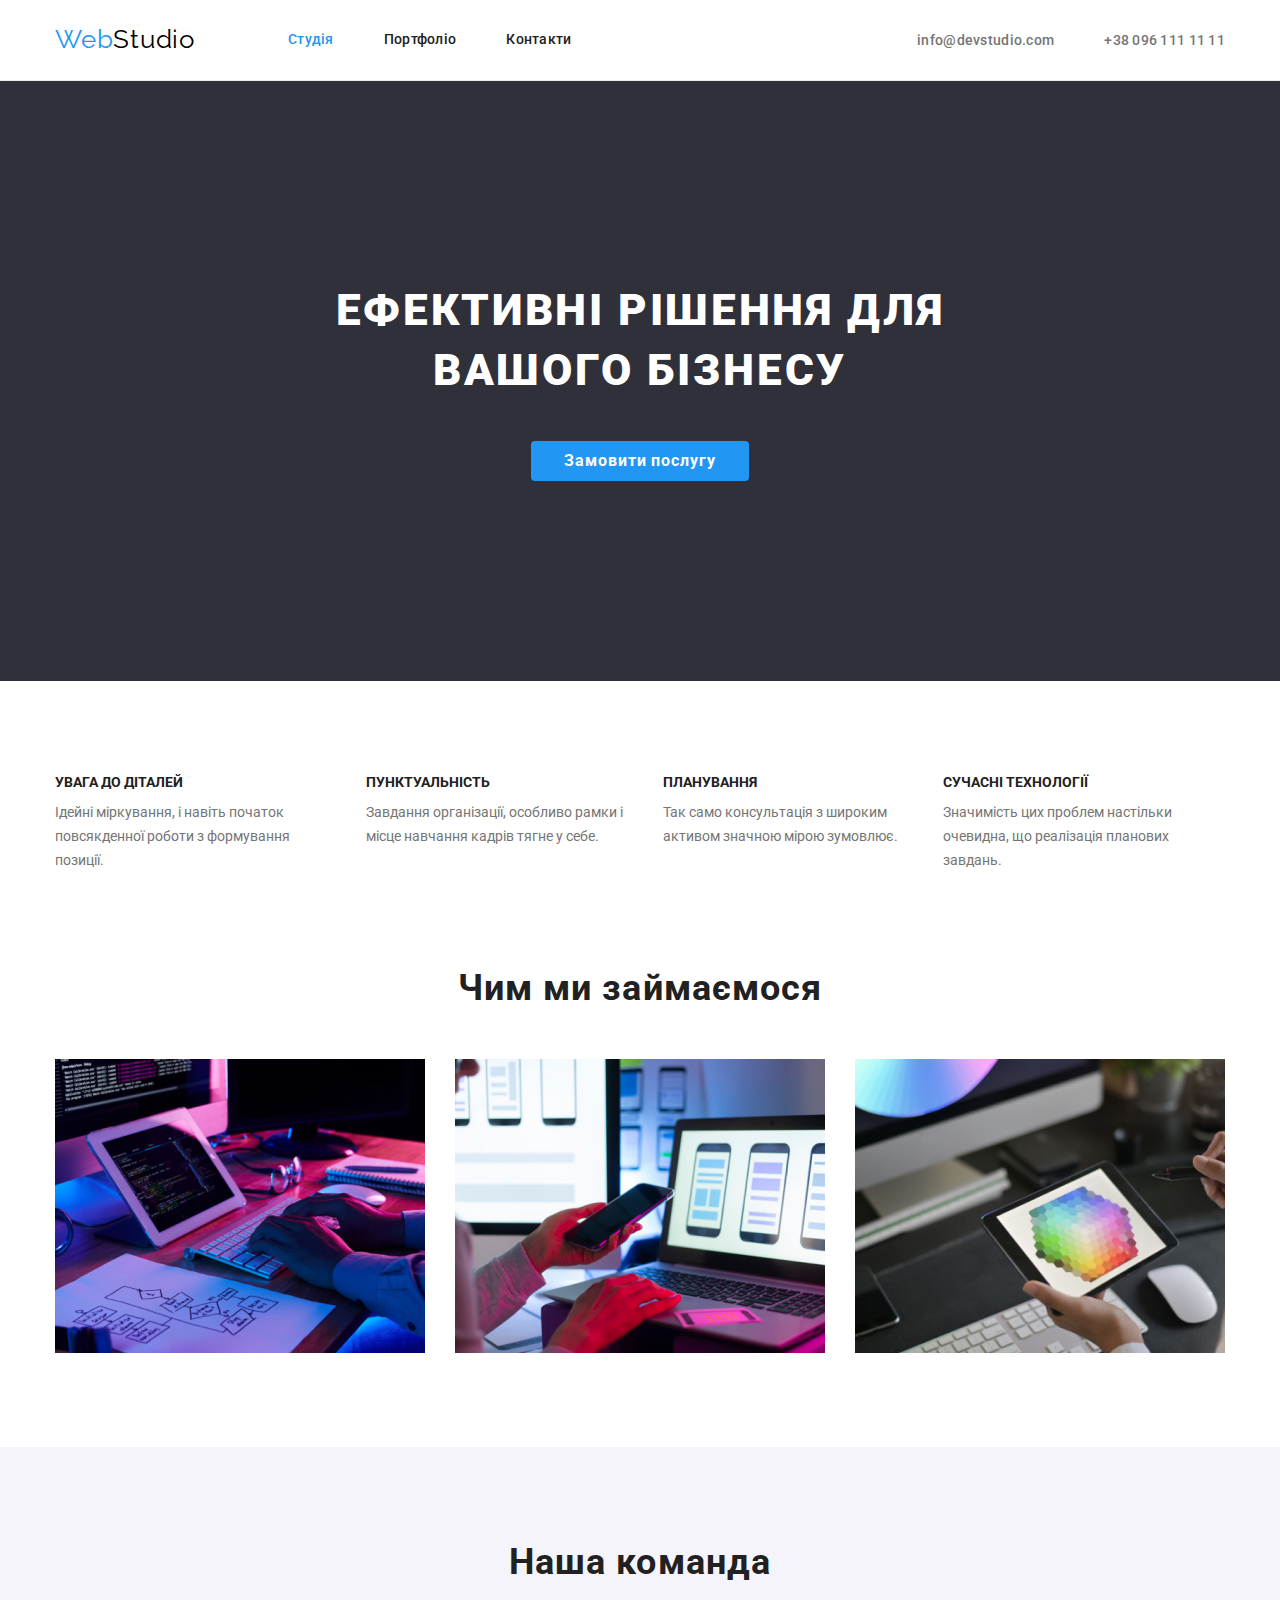
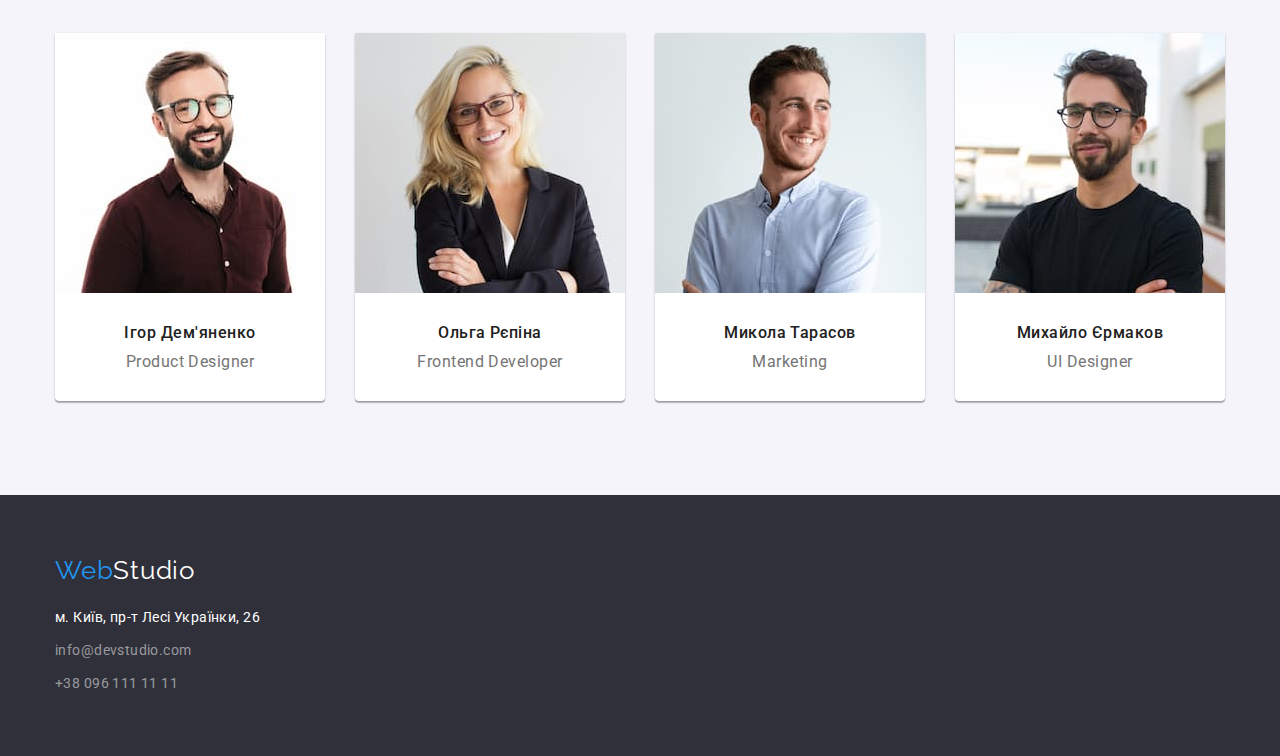
<file: index.html>
<!DOCTYPE html>
<html lang="uk">
  <head>
    <meta charset="UTF-8" />
    <meta http-equiv="X-UA-Compatible" content="IE=edge" />
    <meta name="viewport" content="width=device-width, initial-scale=1.0" />

    <link rel="preconnect" href="https://fonts.googleapis.com" />
    <link rel="preconnect" href="https://fonts.gstatic.com" crossorigin />
    <link
      href="https://fonts.googleapis.com/css2?family=Raleway:wght@700&family=Roboto:wght@400;500;700;900&display=swap"
      rel="stylesheet"
    />
    <link rel="stylesheet" href="https://cdnjs.cloudflare.com/ajax/libs/modern-normalize/1.1.0/modern-normalize.min.css"/>
    <link rel="stylesheet" href="css/styles.css" />
    <title>Document</title>
  </head>
  <body>
    <!--Header-->
   
    <header class="page-heder"> 
    <div class="conteiner main-nav">
     
       <a href="./" class="logo"
        ><span class="web">Web</span><span class="studio">Studio</span></a
      >
         <nav> 
           <ul class="site-nav list">
          <li class="item"><a href="./index.html" class="link-current">Студія</a></li>
          <li class="item"><a href="./portfolio.html" class="link">Портфоліо</a></li>
          <li class="item"><a href="#" class="link">Контакти</a></li>
        </ul>
      </nav>
      <ul class="auth-nav list">
        <li class="item">
          <a href="mailto:info@devstudio.com" class="link"
            >info@devstudio.com</a
          >
        </li>
        <li class="item">
          <a href="tel:+380961111111" class="link"
          >+38 096 111 11 11</a></li>
      </ul>
   </div> 
  
   
    </header>
    <!--main-->
    <main>
      <section class="hero">
        <h1 class="hero-title">Ефективні рішення для вашого бізнесу</h1>
        <button type="button" class="hero-but">Замовити послугу</button>
  </section>
      <!---->
      <section class="section-benefits">
        <div class="conteiner">
        <h2 class="visiblity-hidden">Переваги</h2>
        <ul class="benefits list">
          <li class="item">
            <h3 class="titles">Увага до діталей</h3>
            <p class="text">
              Ідейні міркування, і навіть початок повсякденної роботи з
              формування позиції.
            </p>
          </li>
          <li class="item">
            <h3 class="titles">Пунктуальність</h3>
            <p class="text">
              Завдання організації, особливо рамки і місце навчання кадрів тягне
              у себе.
            </p>
          </li>
          <li class="item">
            <h3 class="titles">Планування</h3>
            <p class="text">
              Так само консультація з широким активом значною мірою зумовлює.
            </p>
          </li>
          <li class="item">
            <h3 class="titles">Сучасні технології</h3>
            <p class="text">
              Значимість цих проблем настільки очевидна, що реалізація планових
              завдань.
            </p>
          </li>
        </ul>
     </div>
      </section>
    
      <section class="section-work">
       <div class="conteiner">
        <h2 class="section-titles">
          Чим ми займаємося
        </h2>
        <ul class="work-link list">
          <li class="item">
            <img
              src="images/img.jpg"
              alt="Людина працює за клавіатурою"
              width="370"
              height="294"
            />
          </li>
          <li class="item">
            <img
              src="images/img (1).jpg"
              alt="Людина працює за ноутбуком"
              width="370"
              height="294"
            />
          </li>
          <li class="item">
            <img
              src="images/img (2).jpg"
              alt="Людина працює за планшетом"
              width="370"
              height="294"
            />
          </li>
        </ul>
        </div>
      </section>
      <!--comands-->
      <section class="section-comands">
        
        <h2 class="section-titles">
          Наша команда
        </h2>
        <div class="conteiner">
        <ul class="comands list">
          <li class="card">
              <img
                src="images/igor.jpg"
                alt="Фото учасника Ігор"
                width="270"
                height="260"
              /> 
              <div class="card-content">
              <h3 class="titles">Ігор Дем'яненко</h3>
              <p class="text">Product Designer</p>
            </div>
          </li>
          <li class="card">
            
              <img
                src="images/olga.jpg"
                alt="Фото учатниці Ольга"
                width="270"
                height="260"
              />
               <div class="card-content">
              <h3 class="titles">Ольга Рєпіна</h3>
              <p class="text">Frontend Developer</p>
            </div>
          </li>
          <li class="card">
            
              <img
                src="images/nikolay.jpg"
                alt="Фото учатника Микола"
                width="270"
                height="260"
              />
               <div class="card-content">
              <h3 class="titles">Микола Тарасов</h3>
              <p class="text">Marketing</p>
            </div>
          </li>
          <li class="card">
           
              
            
            <img
                src="images/mihail.jpg"
                alt="Фото учатина Михайло"
                width="270"
                height="260"
              />
               <div class="card-content">
              <h3 class="titles">Михайло Єрмаков</h3>
              <p class="text">UI Designer</p>
            </div>
          </li>
        </ul>
     </div>
      </section>
    </main>
    <!--footer-->
    <footer class="basement">
      <div class="conteiner">
      <a href="./" class="footer-logo"
        ><span class="web">Web</span><span class="logo-studio">Studio</span></a
      >
      <address>
        <ul class="address list">
          <li class="item">
            <a
              href="https://goo.gl/maps/CPtrU1FHBa2aNyZL9"
              target="_blank"
              rel="noopener noreferrer nofollow"
              class="address-contact"
              >м. Київ, пр-т Лесі Українки, 26</a
            >
          </li>
          <li class="item">
            <a href="mailto:info@devstudio.com" class="contact"
              >info@devstudio.com</a
            >
          </li>
          <li class="item">
            <a href="tel:+380961111111" class="contact">+38 096 111 11 11</a>
          </li>
        </ul>
      </address>
    </div>
    </footer>
  </body>
</html>
</file>
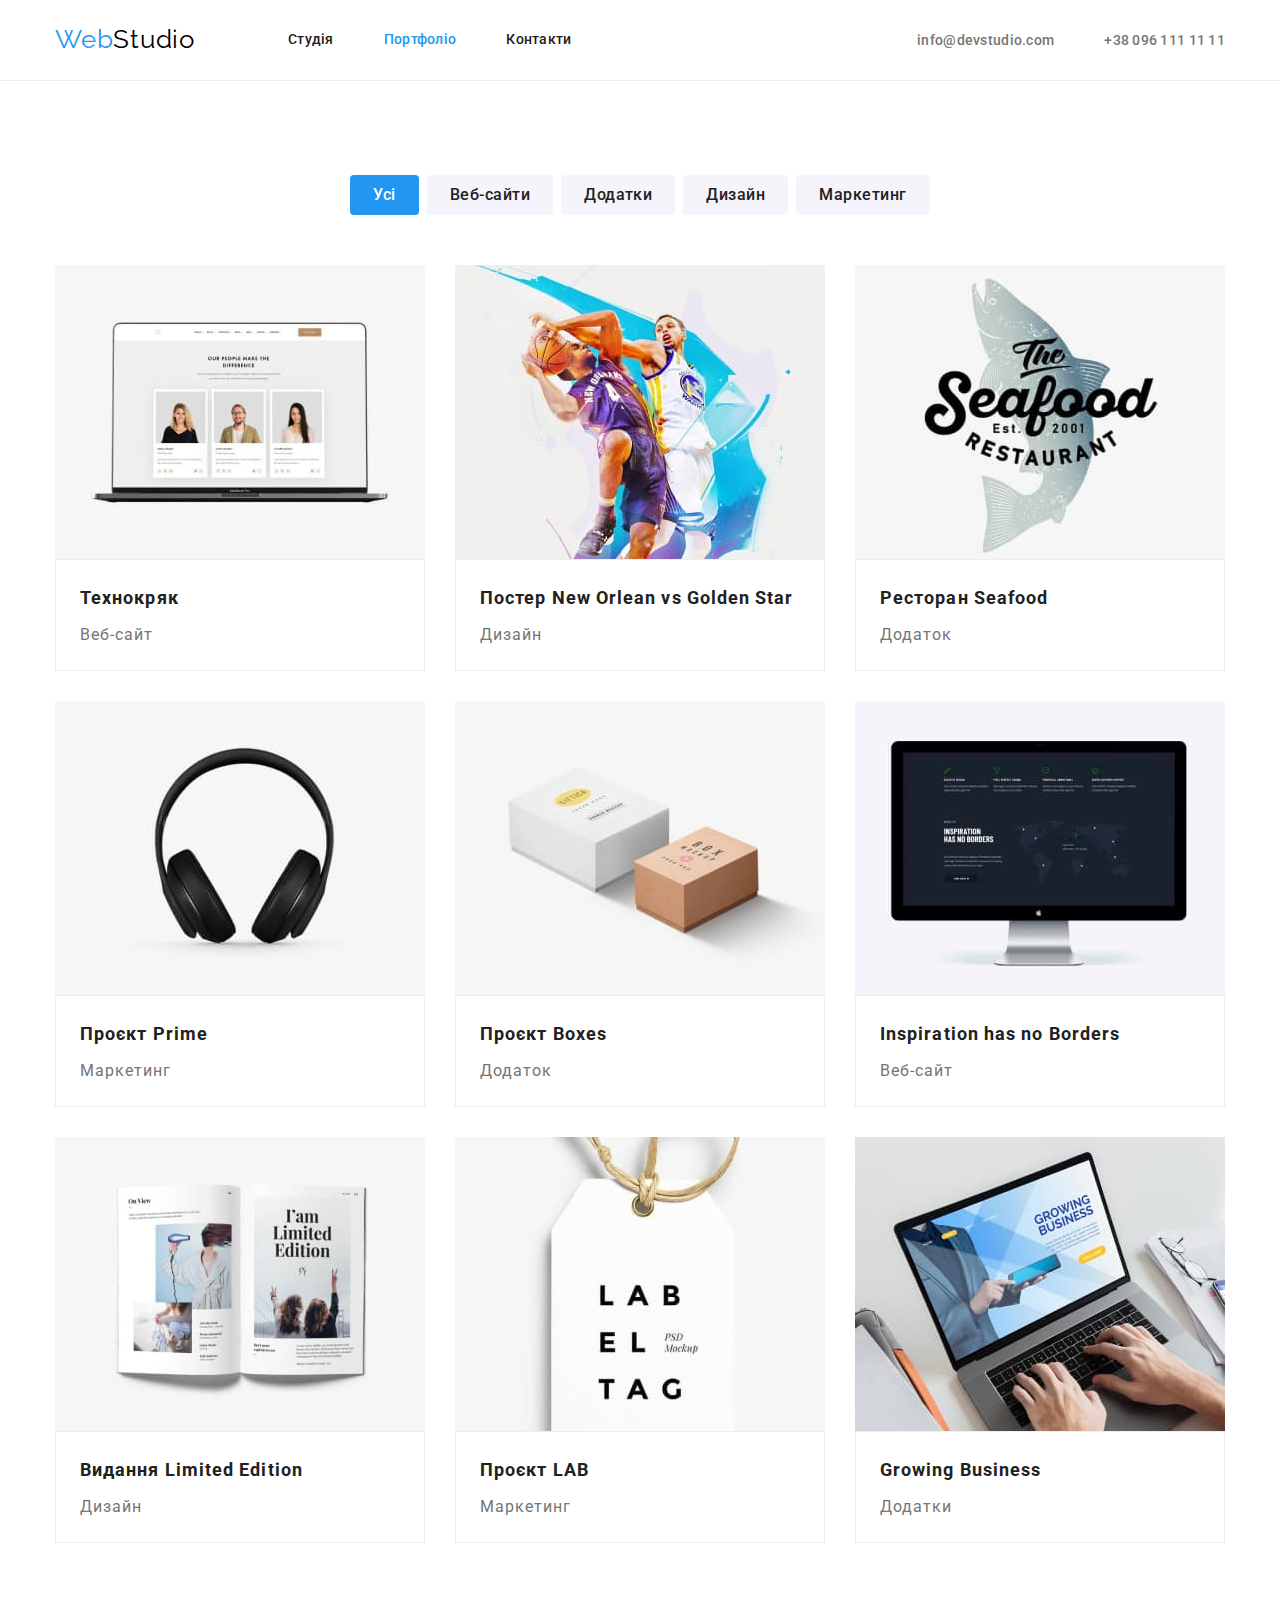
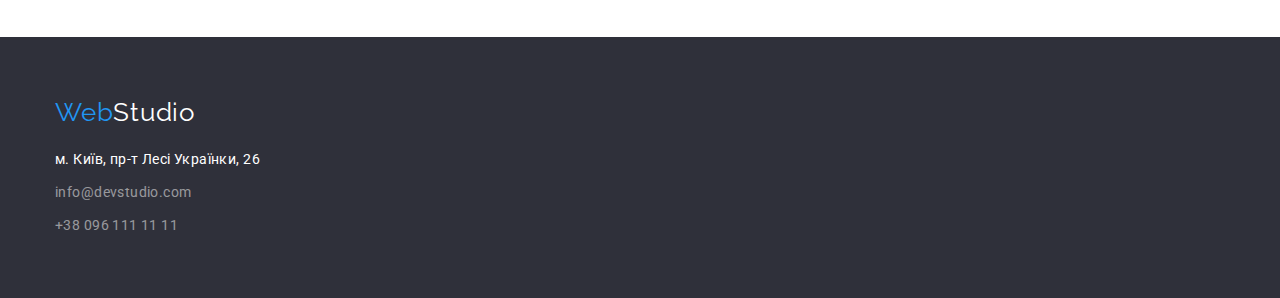
<file: portfolio.html>
<!DOCTYPE html>
<html lang="uk">
  <head>
    <meta charset="UTF-8" />
    <meta http-equiv="X-UA-Compatible" content="IE=edge" />
    <meta name="viewport" content="width=device-width, initial-scale=1.0" />
    
    <link rel="preconnect" href="https://fonts.googleapis.com">
<link rel="preconnect" href="https://fonts.gstatic.com" crossorigin>
<link href="https://fonts.googleapis.com/css2?family=Raleway:wght@700&family=Roboto:wght@400;500;700;900&display=swap" rel="stylesheet">
<link rel="stylesheet" href="https://cdnjs.cloudflare.com/ajax/libs/modern-normalize/1.1.0/modern-normalize.min.css"/>
    <link rel="stylesheet" href="css/styles.css"/>
    <title>Document</title>
  </head>
  <body>
    <!--Header-->
    <header class="page-heder">
      <div class="conteiner main-nav">  
      <a href="./" class="logo"><span class="web">Web</span><span class="studio">Studio</span></a>
     <nav>
        <ul class="site-nav list">
          <li class="item"><a href="./index.html" class="link">Студія</a></li>
          <li class="item"><a href="./portfolio.html" class="link-current ">Портфоліо</a></li>
          <li class="item"><a href="#" class="link">Контакти</a></li>
        </ul>
      </nav>
      <ul class="auth-nav list">
        <li class="item"><a href="mailto:info@devstudio.com" class="link">info@devstudio.com</a></li>
        <li class="item"><a href="tel:+380961111111" class="link">+38 096 111 11 11</a></li>
      </ul>
    </div>
    </header>
    <!--main-->
    <main> 
      <section class="section-partfolio">
         <div class="conteiner">
      <ul class="button list">
        <li class="item"><button type="button" class="buttons secondery">Усі</button></li>
        <li class="item"><button type="button" class="buttons">Веб-сайти</li>
        <li class="item"><button type="button" class="buttons">Додатки</button></li>
        <li class="item"><button type="button" class="buttons">Дизайн</button></li>
        <li class="item"><button type="button" class="buttons">Маркетинг</button></li>
      </ul>  
    <!--Partfolio-->
     
        <h2 class="visiblity-hidden">Наш партфоліо</h2> 
        <ul class="partfolio list">
          <li class="item">
            <a href="#"
              ><img
                src="./images/img(a).jpg"
                alt="Зображення на єкрані ноутбука веб сторінки"
                width="370"
              />
             <div class="content">
              <h3 class="titles" >Технокряк</h3>
              <p class="text" >Веб-сайт</p></a
            ></div>
          </li>
          <li class="item">
            <a href="#"
              ><img
                src="./images/img(b)(2).jpg"
                alt="Хлопці грають в баскетбол"
                width="370"
              />
              
              <div class="content">
                <h3 class="titles">Постер New Orlean vs Golden Star</h3>
              <p class="text">Дизайн</p></a
            ></div>
          </li>
          <li class="item">
            <a href="#"
              ><img
                src="./images/img(2))2).jpg"
                alt="умблема ресторану Сиафут"
                width="370"
              />
              <div class="content">
                <h3 class="titles">Ресторан Seafood</h3>
              <p class="text" >Додаток</p></a
            ></div>
          </li>
          <li class="item">
            <a href="#"
              ><img
                src="./images/img(4).jpg"
                alt="Зображення черних навушників"
                width="370"
              />
              <div class="content">
                <h3 class="titles" >Проєкт Prime</h3>
              <p class="text" >Маркетинг</p></a
            ></div>
          </li>
          <li class="item">
            <a href="#"
              ><img
                src="./images/img(5).jpg"
                alt="Зображення проекту боксерс"
                width="370"
              />
              <div class="content">
                <h3 class="titles" >Проєкт Boxes</h3>
              <p class="text" >Додаток</p></a>
            </div>
        
          </li>
          <li class="item">
            <a href="#"
              ><img
                src="./images/img(6).jpg"
                alt="Зображення мапи на маніторі комп'ютера"
                width="370"
              />
              <div class="content">
                <h3 class="titles" >Inspiration has no Borders</h3>
              <p class="text" >Веб-сайт</p></a
            ></div>
          </li>
          <li class="item">
            <a href="#"
              ><img
                src="./images/img(7).jpg"
                alt="Книга Видання Limited Edition
              Дизайн"
                width="370"
              />
              <div class="content">
                <h3 class="titles" >Видання Limited Edition</h3>
              <p class="text" >Дизайн</p></a
            ></div>
          </li>
          <li class="item">
            <a href="#"
              ><img
                src="./images/img(8).jpg"
                alt="Значйок з написом проект LAB"
                width="370"
              />
              <div class="content">
                <h3 class="titles" >Проєкт LAB</h3>
              <p class="text" >Маркетинг</p></a
            ></div>
          </li>
          <li class="item">
            <a href="#"
              ><img
                src="./images/img(9).jpg"
                alt="Людина працює за ноутбуком"
                width="370"
              />
              <div class="content">
                <h3 class="titles" >Growing Business</h3>
              <p class="text" >Додатки</p></a
            ></div>
          </li>
        </ul>
     </section>
    </div>
    </main>
    <!--footer-->
    <footer class="basement"> 
      <div class="conteiner">
      <a href="./" class="footer-logo"><span class="web">Web</span><span class="logo-studio">Studio</span></a>
      <address>
        <ul class="address list">
          <li class="item"><a href="https://goo.gl/maps/CPtrU1FHBa2aNyZL9" target="_blank" rel="noopener noreferrer nofollow" class="address-contact">м. Київ, пр-т Лесі Українки, 26</a> </li>
          <li class="item"><a href="mailto:info@devstudio.com" class="contact">info@devstudio.com</a></li>
          <li class="item"><a href="tel:+380961111111" class="contact">+38 096 111 11 11</a></li>
        </ul>
      </address>
    </div>
    </footer>
  </body>
</html>
</file>
<file: css/styles.css>
html {
   box-sizing: border-box;
} 
*,
*::before,
*::after {
box-sizing:inherit; 
}



:root {
--primary-text-color:#212121;
--secondary-text-color:#757575 ;
--title-text-color:black;
--three-text-color:#ffffff;
--accent-color:#2196f3;
--primary-fount-color:#F5F5F5;
--secondary-fount-color:#2F303A;
--three-fount-color:#f5f4fa;
}

body {
font-family: 'Raleway', sans-serif;
font-family: 'Roboto', sans-serif;

color:var(--primary-text-color);
background:var(--three-text-color); 
margin: 0;
}
h1,h2,h3,h4,h5,h6,p,ul {
margin: 0px;
padding: 0px;
}
/*Скрытые заголовки*/
.visiblity-hidden {
   position: absolute;
   white-space: nowrap;
   width: 1px;
   height: 1px;
   overflow: hidden;
   border: 0;
   padding: 0;
   clip: rect(0 0 0 0);
   clip-path: inset(50%);
   margin: -1px;   
}
 /*Заголовки секций*/
 .section-titles {
  margin-top: 0;
   margin-bottom: 50px;
   
   font-size: 36px;
   line-height: 1.17;
   text-align: center;
   letter-spacing: 0.03em;
    }
/*Контейнер*/
.conteiner {
   margin-left:auto;
   margin-right:auto;
   padding-left: 15px;
   padding-right: 15px;
   width: 1200px;
   
   

}
a {
text-decoration: none;

}

.list {
list-style: none;
padding: 0;
margin: 0;
}
.section .no-pading {
 padding-top: 0;
 padding-bottom: 0;
}

/*--Шапка--*/

.page-heder {
 border-bottom:1px solid rgba(236, 236, 236, 1);  
background-color:var(--three-text-color);
}
.main-nav {
display: flex; 
align-items: center;


}
/*Логотип*/
.logo {
 padding-top: 24px;
 padding-bottom: 25px;  


font-family:'Raleway';
font-size: 26px;
line-height: 1.19;
letter-spacing: 0.03em;
}
.main-nav .logo {
   display: flex;

}
.studio {
color:var(--title-text-color);

}
.web {
color:var(--accent-color);  
}


/*навигация сайта*/
.site-nav .link { 
 display: block;
 padding-top: 32px;
 padding-bottom: 32px;

font-weight: 500;
font-size: 14px;
line-height: 1.14;
letter-spacing: 0.02em;

color:var(--primary-text-color);
}
.site-nav .link:hover,
.site-nav .link:focus {
color:var(--accent-color);
}
.site-nav {
display: flex;
align-items: center;
margin-left: 93px;
}

.site-nav .item + .item {
margin-left: 50px;
}

/*Email and tell*/
.auth-nav .link {
padding-top: 32px;
padding-bottom: 32px;

font-weight: 500;
font-size: 14px;
line-height: 1.14;
letter-spacing: 0.02em;

color:var(--secondary-text-color) ;
}
.auth-nav .link:hover,
.auth-nav .link:focus,
.auth-nav .link:visited {
color:var(--accent-color);
}
.auth-nav {
display: flex; 
margin-left: auto;
}

.auth-nav .item + .item {
 margin-left: 50px;
}
/*--Герой--*/
.hero {
padding-top: 200px;
padding-bottom: 200px;
padding-left: 15px;
padding-right: 15px;
text-align: center;
background:var(--secondary-fount-color);


}
.hero-title {
margin-left: auto;
margin-right: auto;
margin-top: 0;
margin-bottom: 40px;
width: 696px;
text-transform: uppercase;

font-weight: 900;
font-size: 44px;
line-height: 1.36;
letter-spacing:0.06em;

color: var(--three-text-color);
}
/*Кнопка героя*/
.hero-but {
margin-top: 0;
margin-bottom: 0;

display: inline-block;
padding: 10px 32px;
border-radius: 4px;
min-width: 216px;
cursor: pointer; 
font-family: inherit; 
font-weight: 700;
font-size: 16px;
letter-spacing: 0.06em;
border: 1px solid transparent;

background:var(--accent-color);
color: var(--three-text-color);

}
.hero-but:hover,
.hero-but:focus {
background:#188ce8;
color: var(--three-text-color);
box-shadow: 0px 4px 4px rgba(0, 0, 0, 0.15);
border-radius: 4px;
}
.link-current {
display: block;
padding-top: 32px;
padding-bottom: 32px;

font-weight: 500;
font-size: 14px;
line-height: 1.14;
letter-spacing: 0.02em; 
          
color: var(--accent-color);  
}

 /*--Преимущества--*/
 .benefits {
 display: flex;
 }
 .benefits .item + .item {
   margin-left:30px ;
 }
 .section-benefits {
 padding-top: 94px;  
 padding-bottom: 94px;
 }

 .benefits .titles {
margin-top: 0;
margin-bottom: 10px;
   
text-transform: uppercase;
font-size: 14px;
line-height: 1.14;
 }
 .benefits .text {
margin-top: 0;
margin-bottom: 0;

font-size: 14px;   
line-height: 1.71;

color:var(--secondary-text-color);
 }
 /*Работа*/
 .section-work {
 
padding-top: 0;
padding-bottom: 94px;
 }
 .work-link img {
display: block;
max-width: 100%;
height: auto;
 }

.work-link {
 display: flex;

}

.work-link .item + .item {
 margin-left: 30px;
}
 /*--Команда--*/
 .comands {
display: flex;
 }
 .section-comands img{
display: block;
max-width: 100%;
height: auto;
}
 .section-comands {
padding-top: 94px;
padding-bottom: 94px;

background:var(--three-fount-color);
 }
 .comands .titles {
 margin-bottom: 10px;
 
font-weight: 500;
font-size: 16px;
line-height: 1.19;
letter-spacing: 0.03em;
color:var(--primary-text-color);
 } 
 .comands .text {
margin-top: 0;

font-size: 16px;
line-height: 1.19;
letter-spacing: 0.03em;
color: var(--secondary-text-color);

 }
 .card-content {
padding-top: 30px;
padding-bottom: 30px;

text-align: center;
 }
 

 .card {
margin-top: o;
margin-bottom: 0;

background: var(--three-text-color);
box-shadow: 0px 1px 3px rgba(0, 0, 0, 0.12),
0px 1px 1px rgba(0, 0, 0, 0.14),
0px 2px 1px rgba(0, 0, 0, 0.2);
border-radius: 0px 0px 4px 4px;
 }
 .comands .card + .card {
margin-left: 30px;
 }
/*стили страницы партфолио*/

/*Таблица с кнопками*/
.button {
display: flex;
justify-content: center;
margin-bottom: 50px;  
}

.button .item + .item {
 margin-left: 8px;
}
.button .buttons {
display: inline-block;
padding: 6px 22px;
 border-radius: 4px;
 border: 1px solid transparent;

font-family: inherit;
cursor: pointer; 
font-weight: 500;
font-size: 16px;
line-height: 1.63;
letter-spacing: 0.03em;


 color:var(--primary-text-color);
 background: var(--three-fount-color);
 border-radius: 4px;
 
 }
 .button .buttons:hover,
 .button .buttons:focus,
 .button .buttons:visited {
 background:var(--accent-color);
 color: var(--three-text-color);
 box-shadow: 0px 3px 1px rgba(0, 0, 0, 0.1),
  0px 1px 2px rgba(0, 0, 0, 0.08),
  0px 2px 2px rgba(0, 0, 0, 0.12);
  border-radius: 4px;
 }
.button .secondery {
background-color: var(--accent-color);
color: var(--three-text-color);
 }
 /*Партфолио*/
 .partfolio {
display: flex;
flex-wrap: wrap;


 }
 .partfolio .item {
margin-right: 30px;
margin-bottom: 30px;

width: 370px;


 }
 
 .content {
padding: 20px 24px;
border:1px solid #eeeeee;   
 }

 .partfolio .item:nth-last-child(-n+3) {
margin-bottom: 0;
 }
 .partfolio .item:nth-child(3n) {
margin-right: 0;
 }
 .partfolio .titles {
margin-bottom: 4px;

 font-weight: 700;
 font-size: 18px;
 line-height: 2;
 letter-spacing: 0.06em;

 color:var(--primary-text-color); 
 
 }
 .partfolio .text {

 font-size: 16px;
 line-height: 1.88;
 letter-spacing: 0.06em;

 color:var(--secondary-text-color);
     
 }

 .partfolio img {
display: block;
max-width: 100%;
height: auto;
 }
 .section-partfolio {
padding-top: 94px;
padding-bottom: 94px;
 }
       
 /*--Подвал--*/
 .basement {
padding-top:60px ;
padding-bottom: 60px;

background:var(--secondary-fount-color);
 }
 .footer-logo {
display: inline-block;
padding-bottom: 20px;

font-family:'Raleway';
font-size: 26px;
line-height: 1.19;
letter-spacing: 0.03em;

  
 }
 .logo-studio {

color:var(--three-text-color) ;
 }
 address {
font-style: normal;
}
 .address .contact {
display: inline-block;


font-size: 14px;
line-height: 1.71;
letter-spacing: 0.03em;

color:rgba(225, 225, 225, 0.6) ;
 }
.address .item + .item {
   margin-top: 9px;
}
.address .contact:hover,
.address .contact:focus,
.address .contact:visited {
   color:var(--accent-color); 
}
 .address-contact {
 margin-top: 20px;

font-size: 14px;
line-height: 1.71;
letter-spacing: 0.03em;
color:var(--three-text-color);
 }


 .address .address-contact:hover,
 .address .address-contact:focus {
color:var(--accent-color);
}
</file>
